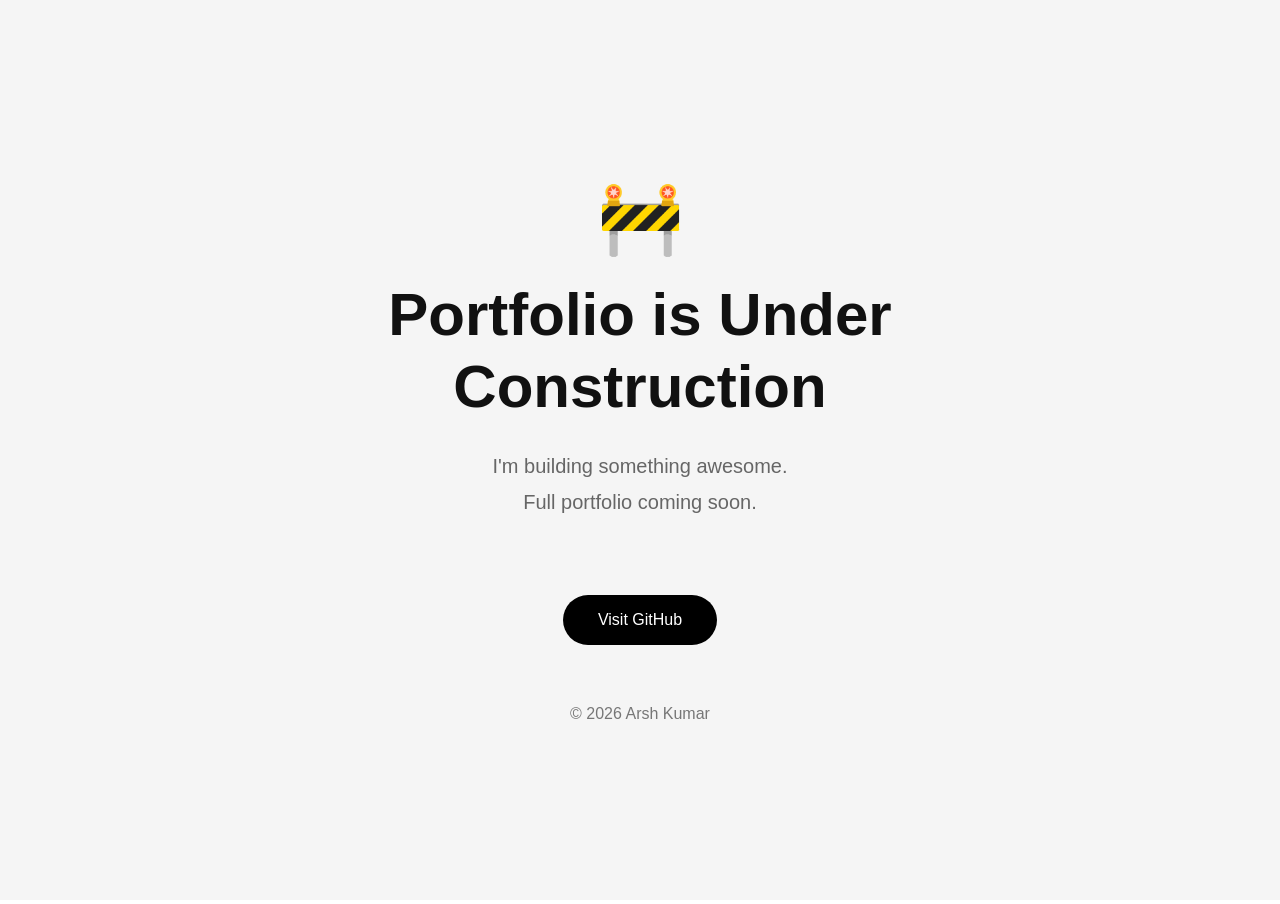
<file: index.html>
<!DOCTYPE html>
<html lang="en">
  <head>
    <meta charset="UTF-8" />
    <meta name="viewport" content="width=device-width, initial-scale=1.0" />
    <title>Arsh Kumar</title>

    <style>
      body {
        margin: 0;
      }
      
      iframe {
        width: 100%;
        height: 100vh;
        border: none;
      }
    </style>
  </head>
  <body>
    <iframe id="frame"></iframe>

    <script>
      const live = false
      
      const frame = document.getElementById('frame')
      
      if (live) {
        frame.src = 'portfolio/'
      } else {
        frame.src = 'under-construction/'
      }
    </script>
  </body>
</html>
</file>
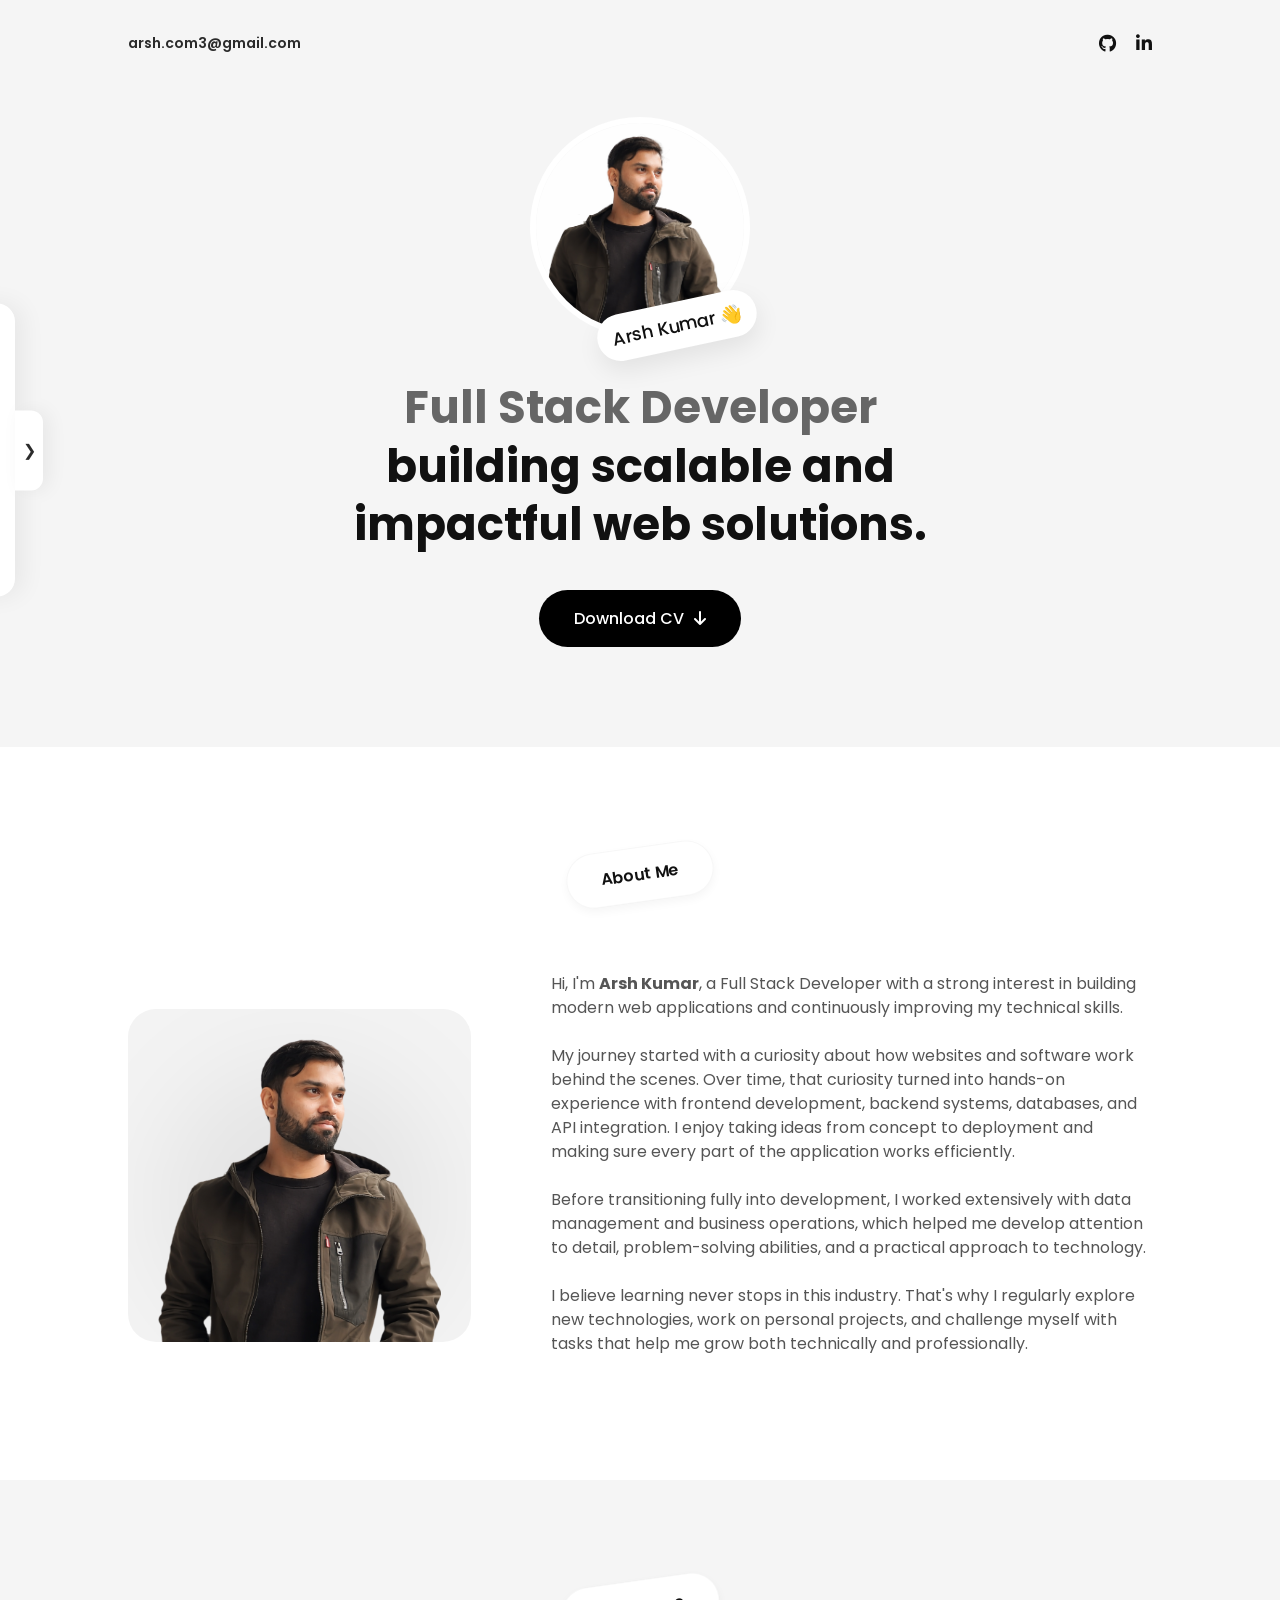
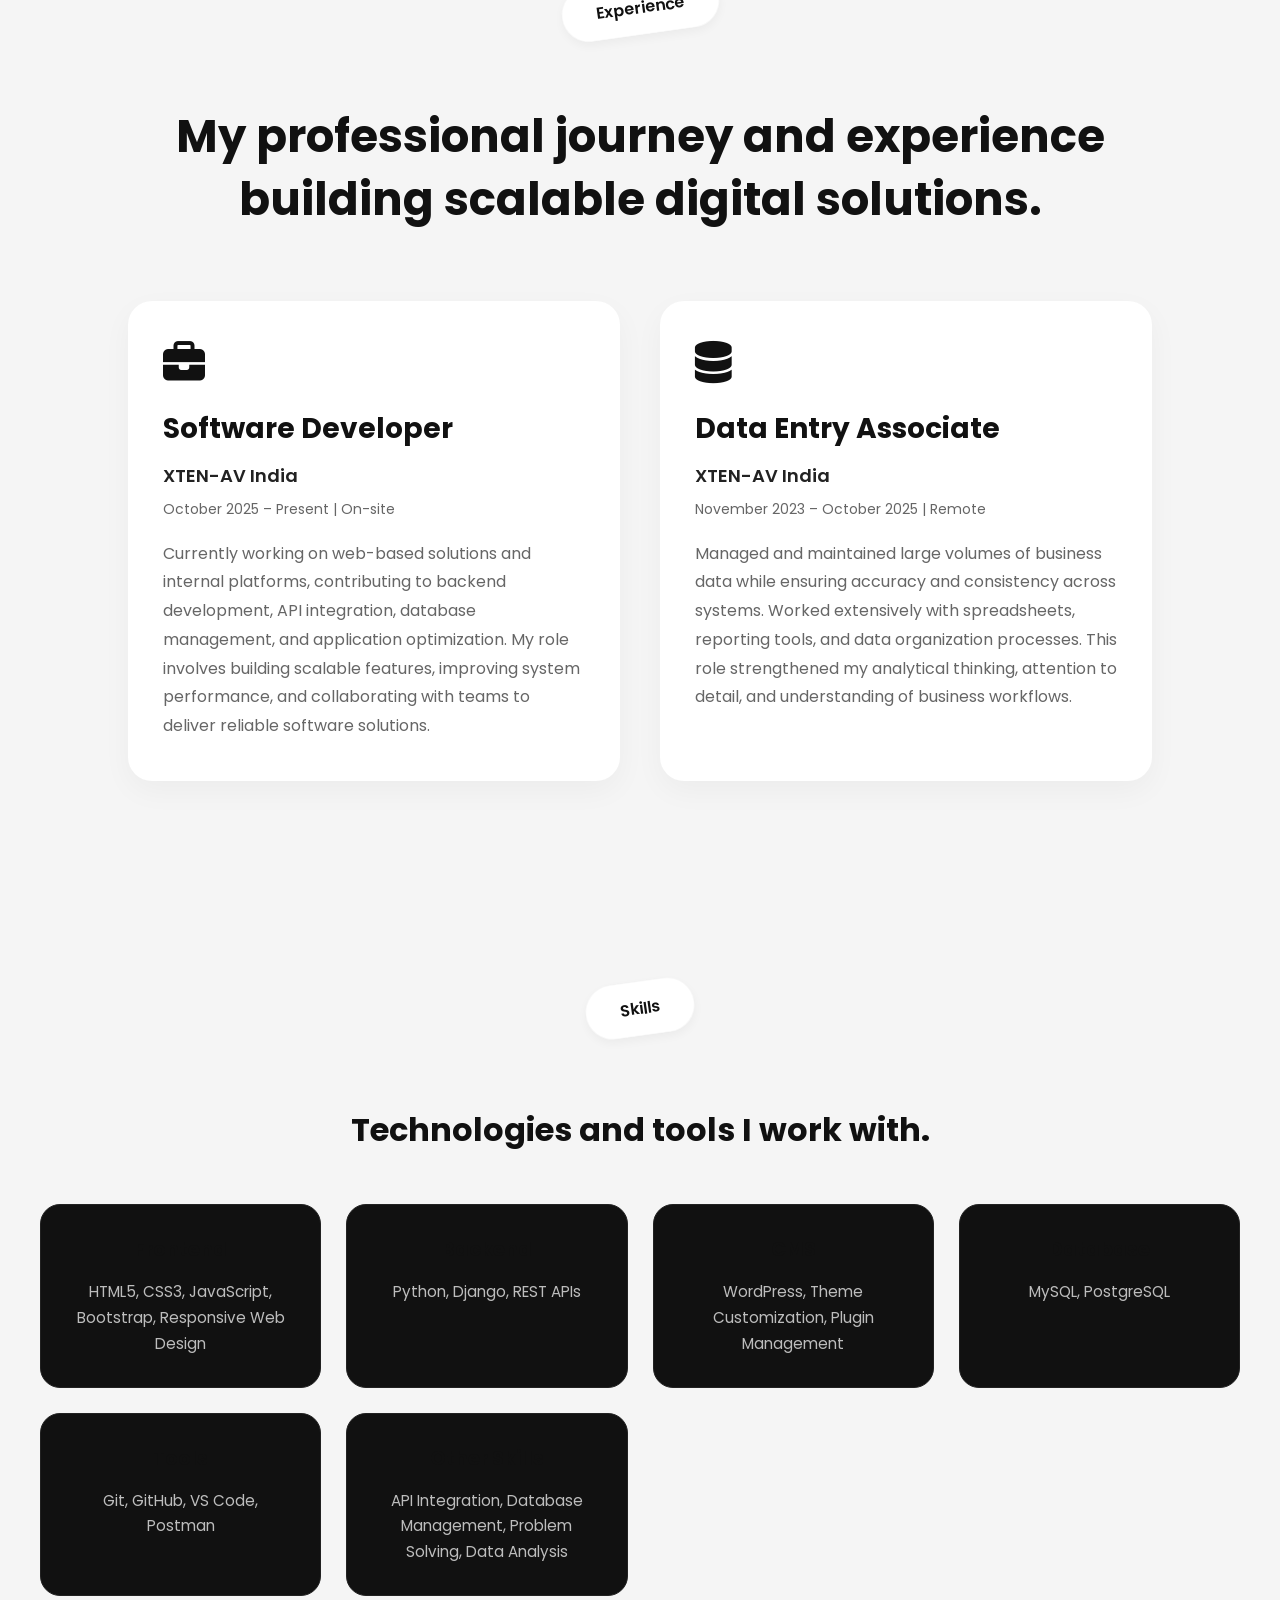
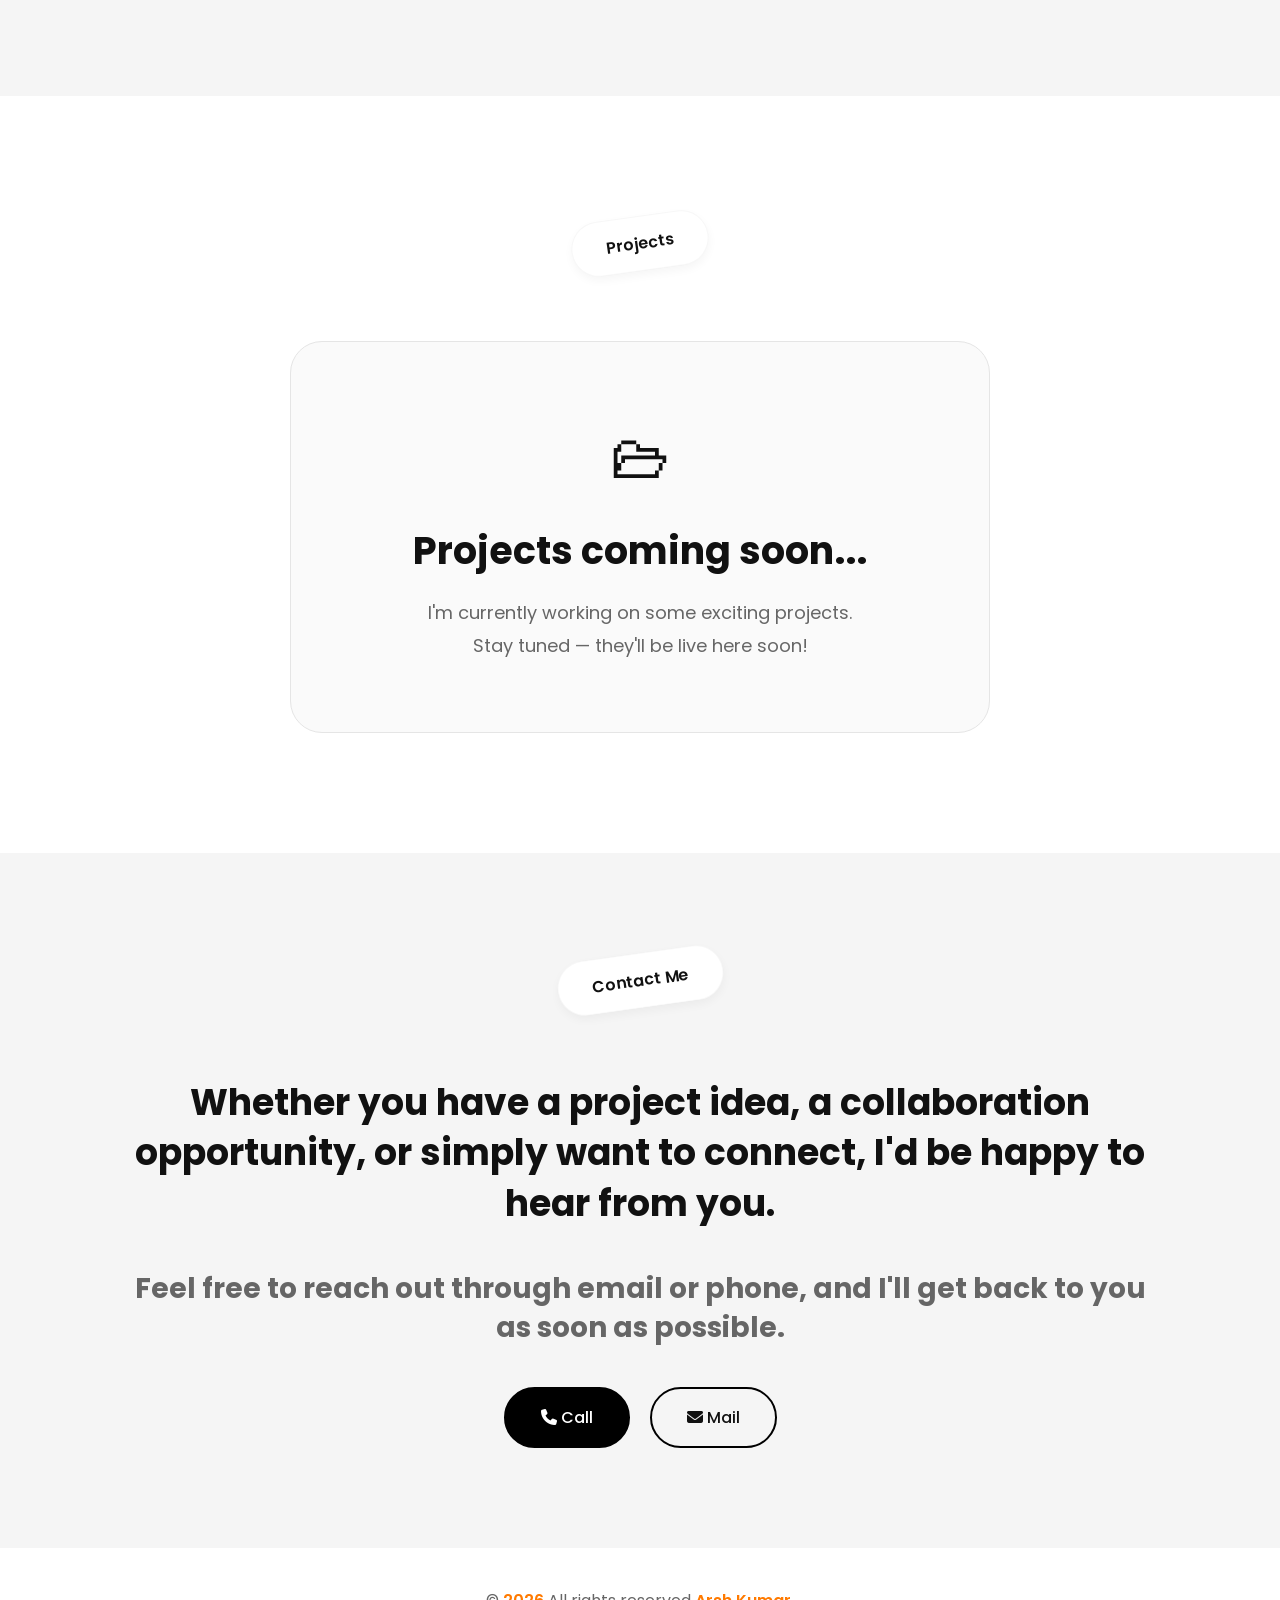
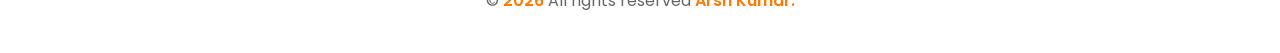
<file: portfolio/index.html>
<!doctype html>
<html lang="en">
  <head>
    <meta charset="UTF-8" />
    <meta name="viewport" content="width=device-width, initial-scale=1.0" />

    <title>Arsh Kumar | Full Stack Developer</title>
    <link rel="stylesheet" href="../style.css" />

    <!-- GOOGLE FONTS -->
    <link rel="preconnect" href="https://fonts.googleapis.com" />
    <link
      href="https://fonts.googleapis.com/css2?family=Poppins:wght@300;400;500;600;700&display=swap"
      rel="stylesheet"
    />

    <!-- FONT AWESOME -->
    <link
      rel="stylesheet"
      href="https://cdnjs.cloudflare.com/ajax/libs/font-awesome/6.5.2/css/all.min.css"
    />
  </head>

  <body>
    <!-- TOP BAR -->

    <div class="top-bar" id="home">
      <div>
        <a href="mailto:arsh.com3@gmail.com" class="email-link"
          >arsh.com3@gmail.com</a
        >
      </div>

      <div class="social-icons">
        <a href="https://github.com/arshkmr"><i class="fab fa-github"></i></a>

        <a
          href="https://www.linkedin.com/in/arsh-kumar-b548811a3/overlay/contact-info/"
          ><i class="fab fa-linkedin-in"></i
        ></a>
      </div>
    </div>

    <!-- HERO -->

    <section class="hero">
      <div class="profile-wrapper">
        <img src="../static/Profile.png" alt="Arsh Kumar" class="profile-img" />

        <div class="tag">Arsh Kumar 👋</div>
      </div>

      <h1>
        <span>Full Stack Developer</span><br />
        building scalable and<br />
        impactful web solutions.
      </h1>

      <a href="#" class="btn">
        Download CV
        <i class="fa-solid fa-arrow-down"></i>
      </a>

      <div class="floating-nav">
        <a href="#home" class="nav-item">
          <i class="fa-solid fa-house"></i>
          <span>Home</span>
        </a>

        <a href="#about" class="nav-item">
          <i class="fa-solid fa-user"></i>
          <span>About</span>
        </a>

        <a href="#experience" class="nav-item">
          <i class="fa-solid fa-gear"></i>
          <span>Experience</span>
        </a>

        <a href="#projects" class="nav-item">
          <i class="fa-solid fa-laptop"></i>
          <span>Projects</span>
        </a>

        <a href="#contact" class="nav-item">
          <i class="fa-solid fa-envelope"></i>
          <span>Contact</span>
        </a>
      </div>
    </section>

    <!-- ABOUT -->

    <section class="about" id="about">
      <div class="section-title">
        <span>About Me</span>
      </div>

      <div class="about-container">
        <!-- Image Box -->
        <div class="about-image">
          <img src="../static/Profile 2.png" alt="Arsh Kumar" />
        </div>

        <div class="about-content">
          <p>
            Hi, I'm <b>Arsh Kumar</b>, a Full Stack Developer with a strong
            interest in building modern web applications and continuously
            improving my technical skills.
          </p>
          <p>
            My journey started with a curiosity about how websites and software
            work behind the scenes. Over time, that curiosity turned into
            hands-on experience with frontend development, backend systems,
            databases, and API integration. I enjoy taking ideas from concept to
            deployment and making sure every part of the application works
            efficiently.
          </p>
          <p>
            Before transitioning fully into development, I worked extensively
            with data management and business operations, which helped me
            develop attention to detail, problem-solving abilities, and a
            practical approach to technology.
          </p>
          <p>
            I believe learning never stops in this industry. That's why I
            regularly explore new technologies, work on personal projects, and
            challenge myself with tasks that help me grow both technically and
            professionally.
          </p>
        </div>
      </div>
    </section>

    <!-- EXPERIENCE -->

    <section class="experience" id="experience">
      <div class="section-title">
        <span>Experience</span>
      </div>

      <h2>
        My professional journey and experience building scalable digital
        solutions.
      </h2>

      <div class="experience-grid">
        <!-- EXPERIENCE 1 -->

        <div class="experience-card">
          <i class="fa-solid fa-briefcase"></i>

          <h3>Software Developer</h3>

          <h4>XTEN-AV India</h4>

          <small>October 2025 – Present | On-site</small>

          <p>
            Currently working on web-based solutions and internal platforms,
            contributing to backend development, API integration, database
            management, and application optimization. My role involves building
            scalable features, improving system performance, and collaborating
            with teams to deliver reliable software solutions.
          </p>
        </div>

        <!-- EXPERIENCE 2 -->

        <div class="experience-card">
          <i class="fa-solid fa-database"></i>

          <h3>Data Entry Associate</h3>

          <h4>XTEN-AV India</h4>

          <small>November 2023 – October 2025 | Remote</small>

          <p>
            Managed and maintained large volumes of business data while ensuring
            accuracy and consistency across systems. Worked extensively with
            spreadsheets, reporting tools, and data organization processes. This
            role strengthened my analytical thinking, attention to detail, and
            understanding of business workflows.
          </p>
        </div>
      </div>
    </section>

    <!-- SKILLS -->

    <section class="skills" id="skills">
      <div class="section-title">
        <span>Skills</span>
      </div>

      <h2>Technologies and tools I work with.</h2>

      <div class="skills-grid">
        <div class="skill-card">
          <h3>Frontend</h3>
          <p>HTML5, CSS3, JavaScript, Bootstrap, Responsive Web Design</p>
        </div>

        <div class="skill-card">
          <h3>Backend</h3>
          <p>Python, Django, REST APIs</p>
        </div>

        <div class="skill-card">
          <h3>CMS</h3>
          <p>WordPress, Theme Customization, Plugin Management</p>
        </div>

        <div class="skill-card">
          <h3>Database</h3>
          <p>MySQL, PostgreSQL</p>
        </div>

        <div class="skill-card">
          <h3>Tools</h3>
          <p>Git, GitHub, VS Code, Postman</p>
        </div>

        <div class="skill-card">
          <h3>Other Skills</h3>
          <p>
            API Integration, Database Management, Problem Solving, Data Analysis
          </p>
        </div>
      </div>
    </section>

    <!-- PROJECTS -->

    <section class="projects" id="projects">
      <div class="section-title">
        <span>Projects</span>
      </div>

      <!-- Dynamic GitHub Projects -->
      <div class="projects-grid" id="projectsGrid">
        <!-- Default Fallback Card -->
        <div class="empty-project-card" id="fallbackProject">
          <div class="empty-icon">🗁</div>

          <h2>Projects coming soon...</h2>

          <p>
            I'm currently working on some exciting projects.
            <br />
            Stay tuned — they'll be live here soon!
          </p>
        </div>
      </div>
    </section>

    <!-- CONTACT -->

    <section class="contact" id="contact">
      <div class="section-title">
        <span>Contact Me</span>
      </div>

      <h2>
        Whether you have a project idea, a collaboration opportunity, or simply
        want to connect, I'd be happy to hear from you.
      </h2>
      <h3>
        Feel free to reach out through email or phone, and I'll get back to you
        as soon as possible.
      </h3>

      <div class="contact-buttons">
        <a href="tel:+919045516982" class="contact-btn black">
          <i class="fa-solid fa-phone"></i>
          Call
        </a>

        <a href="mailto:arsh.com3@gmail.com" class="contact-btn">
          <i class="fa-solid fa-envelope"></i>
          Mail
        </a>
      </div>
    </section>

    <!-- FOOTER -->

    <footer>
      © <span id="year"></span> All rights reserved
      <span>Arsh Kumar.</span>
    </footer>

    <script src="../script.js"></script>
  </body>
</html>
</file>
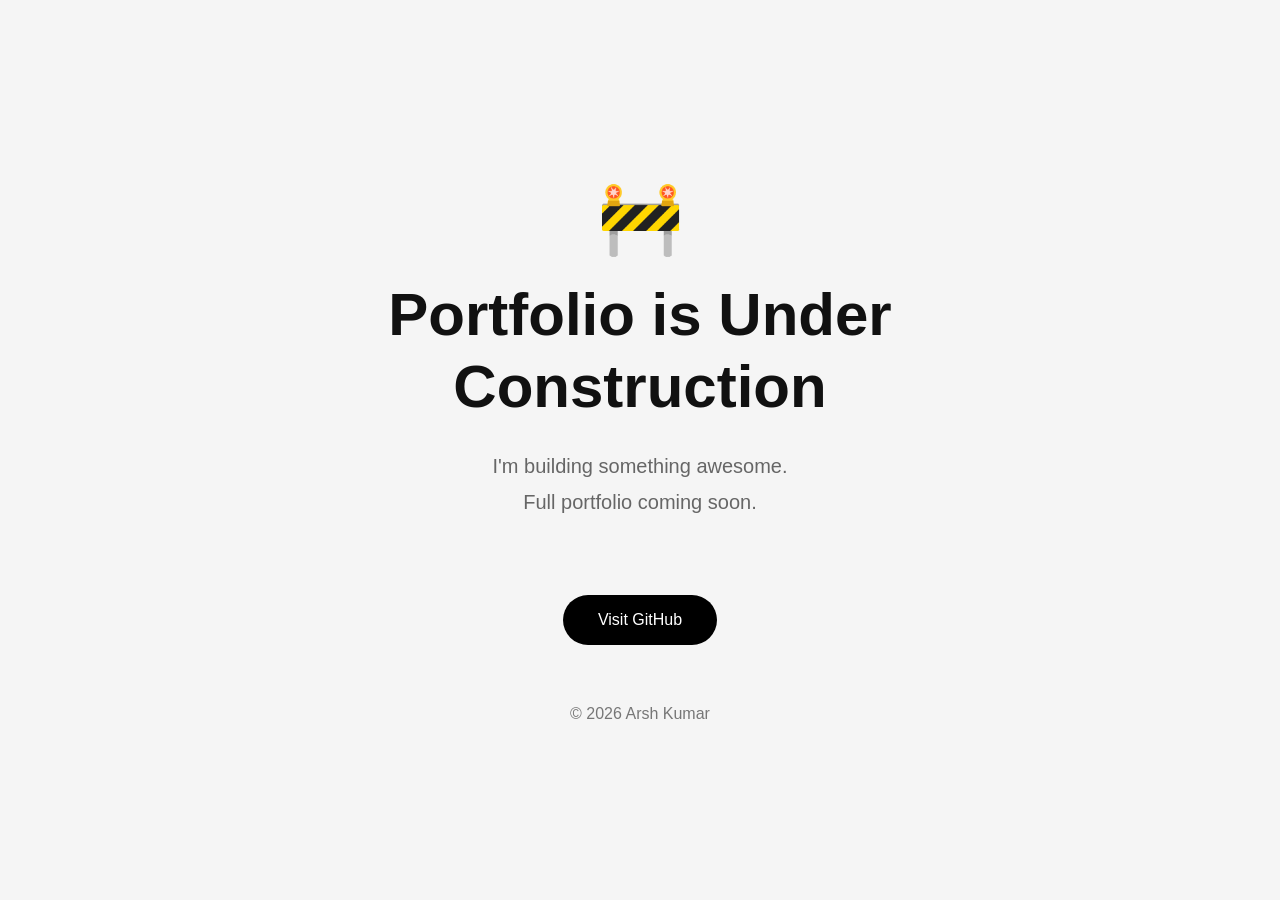
<file: under-construction/index.html>
<!DOCTYPE html>
<html lang="en">
  <head>
    <meta charset="UTF-8" />
    <meta name="viewport" content="width=device-width, initial-scale=1.0" />
    <title>Portfolio Under Construction</title>

    <link rel="stylesheet" href="../style.css">
  </head>

  <body>
    <div class="construction-page">
      <div class="construction-container">
        <div class="construction-emoji">🚧</div>

        <h1 class="construction-title">Portfolio is Under Construction</h1>

        <p class="construction-subtitle">
          I'm building something awesome.<br />
          Full portfolio coming soon.
        </p>

        <a href="https://github.com/arshkmr" class="btn">Visit GitHub</a>

        <div class="construction-footer">© 2026 Arsh Kumar</div>
      </div>
    </div>
  </body>
</html>
</file>
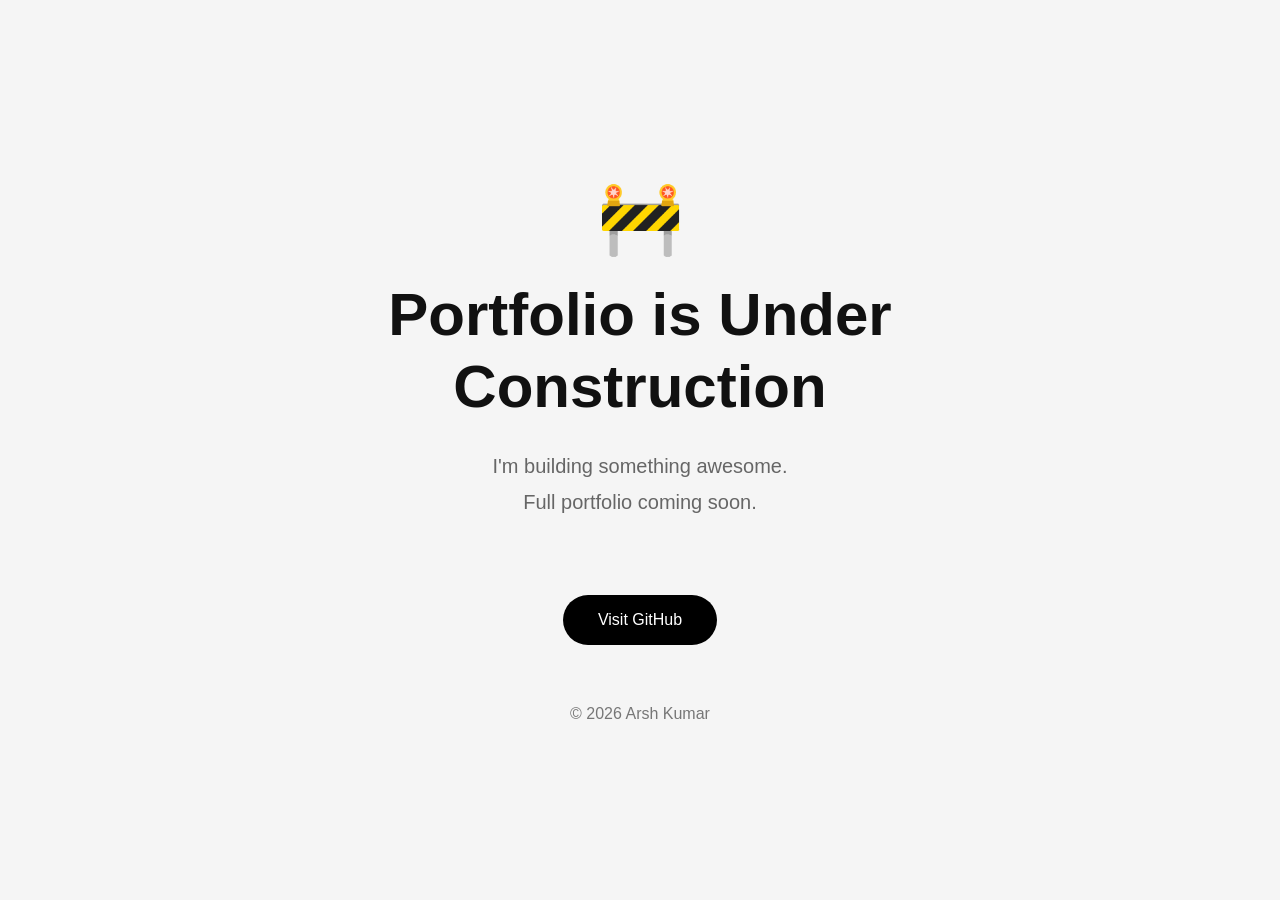
<file: under-construction.html>
<!DOCTYPE html>
<html lang="en">
  <head>
    <meta charset="UTF-8" />
    <meta name="viewport" content="width=device-width, initial-scale=1.0" />
    <title>Portfolio Under Construction</title>

    <link rel="stylesheet" href="style.css" />
  </head>

  <body>
    <div class="construction-page">
      <div class="construction-container">
        <div class="construction-emoji">🚧</div>

        <h1 class="construction-title">Portfolio is Under Construction</h1>

        <p class="construction-subtitle">
          I'm building something awesome.<br />
          Full portfolio coming soon.
        </p>

        <a href="https://github.com/arshkmr" class="btn">Visit GitHub</a>

        <div class="construction-footer">© 2026 Arsh Kumar</div>
      </div>
    </div>
  </body>
</html>
</file>
<file: style.css>
/* ================= UNDER CONSTRUCTION ================= */

.construction-page {
  min-height: 100vh;

  display: flex;
  justify-content: center;
  align-items: center;

  text-align: center;
}

.construction-container {
  max-width: 700px;
  padding: 40px;
}

.construction-emoji {
  font-size: 70px;
  margin-bottom: 20px;

  animation: float 3s ease-in-out infinite;
}

.construction-title {
  font-size: 60px;
  line-height: 1.2;
  margin-bottom: 25px;
}

.construction-subtitle {
  font-size: 20px;
  color: #666;
  line-height: 1.8;
  margin-bottom: 40px;
}

.construction-footer {
  margin-top: 60px;
  color: #777;
}

/* FLOAT ANIMATION */

@keyframes float {
  0% {
    transform: translateY(0);
  }

  50% {
    transform: translateY(-10px);
  }

  100% {
    transform: translateY(0);
  }
}

/* MOBILE */

@media (max-width: 768px) {
  .construction-title {
    font-size: 42px;
  }

  .construction-subtitle {
    font-size: 17px;
  }
}

@media (max-width: 480px) {
  .construction-title {
    font-size: 32px;
  }

  .construction-subtitle {
    font-size: 15px;
  }
}

/* ================================================================================ */

* {
  margin: 0;
  padding: 0;
  box-sizing: border-box;
  scroll-behavior: smooth;
}

body {
  font-family: "Poppins", sans-serif;
  background: #f5f5f5;
  color: #111;
}

a {
  text-decoration: none;
  color: inherit;
}

section {
  padding: 100px 10%;
}

/* ================= NAVBAR ================= */

.top-bar {
  display: flex;
  justify-content: space-between;
  align-items: center;
  padding: 30px 10%;
  font-size: 14px;
}

.email-link {
  color: #2b2b2b;
  font-weight: 600;
  text-decoration: none;
  transition: 0.3s ease;
}

.email-link:hover {
  color: #2563eb;
}

.social-icons {
  display: flex;
  gap: 20px;
}

.social-icons a {
  font-size: 18px;
  transition: 0.3s;
}

.social-icons a:hover {
  transform: translateY(-3px);
}

/* ================= HERO ================= */

.hero {
  text-align: center;
  padding-top: 30px;
  display: flex;
  flex-direction: column;
  align-items: center;
}

.profile-wrapper {
  position: relative;
  width: fit-content;
  margin: auto;
}

.profile-img {
  width: 220px;
  height: 220px;
  border-radius: 50%;
  object-fit: cover;
  border: 6px solid #fff;
}

.tag {
  position: absolute;
  bottom: -5px;
  right: -8px;
  background: white;
  padding: 10px 15px;
  border-radius: 50px;
  font-size: 18px;
  font-weight: 500;
  box-shadow: 0 10px 25px rgba(0, 0, 0, 0.08);
  transform: rotate(-12deg);
}

.hero h1 {
  margin-top: 35px;
  font-size: 45px;
  line-height: 1.3;
  font-weight: 700;
}

.hero h1 span {
  color: #666;
}

.btn {
  display: inline-flex;
  align-items: center;
  gap: 10px;
  margin-top: 35px;
  background: black;
  color: white;
  padding: 16px 35px;
  border-radius: 50px;
  transition: 0.3s;
  font-weight: 500;
}

.btn:hover {
  transform: translateY(-3px);
}

/* ================= FLOATING NAV ================= */

/* ================= FLOATING NAV ================= */

.floating-nav {
  position: fixed;
  top: 50%;
  left: -150px; /* hide position */
  transform: translateY(-50%);

  display: flex;
  flex-direction: column;
  gap: 12px;

  background: #fff;
  padding: 15px 12px;
  border-radius: 0 18px 18px 0;
  box-shadow: 8px 0 25px rgba(0, 0, 0, 0.06);

  z-index: 999;
  transition: all 0.4s ease;
}

/* Hover pe bahar aaye */
.floating-nav:hover {
  left: 0;
}

/* Small arrow indicator */
.floating-nav::after {
  content: "❯";

  position: absolute;
  top: 50%;
  right: -28px;
  transform: translateY(-50%);
  box-shadow: 6px 0 20px rgba(0, 0, 0, 0.06);

  width: 28px;
  height: 80px;

  background: #fff;
  color: #2b2b2b;

  display: flex;
  align-items: center;
  justify-content: center;

  border-radius: 0 12px 12px 0;

  font-size: 16px;
}

/* Nav items */

.nav-item {
  display: flex;
  align-items: center;
  gap: 12px;

  text-decoration: none;
  color: #2b2b2b;

  padding: 10px 14px;
  border-radius: 12px;

  transition: 0.3s;
}

.nav-item:hover {
  background: #2b2b2b;
  color: #fff;
}

.nav-item i {
  font-size: 18px;
  min-width: 20px;
}

.nav-item span {
  font-size: 15px;
  font-weight: 500;
}

/* .floating-nav {
  margin-top: 60px;

  display: inline-flex;
  align-items: center;
  gap: 14px;

  background: white;

  padding: 12px 18px;

  border-radius: 60px;

  box-shadow: 0 10px 30px rgba(0, 0, 0, 0.08);
}

.nav-item {
  display: flex;
  align-items: center;
  justify-content: center;

  gap: 10px;

  width: 45px;
  height: 45px;

  border-radius: 50px;

  color: #111;

  overflow: hidden;

  transition: 0.35s ease;
}

.nav-item span {
  white-space: nowrap;

  font-size: 14px;
  font-weight: 500;

  opacity: 0;
  width: 0;

  transition: 0.35s ease;
}

.nav-item:hover,
.nav-item.active {
  width: 130px;

  background: black;
  color: white;
}

.nav-item:hover span,
.nav-item.active span {
  opacity: 1;
  width: auto;
} */

/* ================= ABOUT ================= */

.about {
  background: white;
}

.section-title {
  text-align: center;
  margin-bottom: 70px;
}

.section-title span {
  display: inline-block;
  background: #fff;
  padding: 14px 34px;
  border-radius: 50px;
  font-size: 16px;
  font-weight: 600;

  box-shadow:
    0 4px 10px rgba(0, 0, 0, 0.04),
    inset 0 1px 1px rgba(255, 255, 255, 0.9);

  transform: rotate(-8deg);

  border: 1px solid rgba(0, 0, 0, 0.03);
}

/* Main Layout */

.about-container {
  display: grid;
  grid-template-columns: 0.8fr 1.4fr;
  gap: 80px;
  align-items: center;
}

/* Image Box */

.about-image {
  position: relative;

  background: #f3f3f3;

  border-radius: 28px;

  padding: 30px 30px 0; /* bottom padding remove */

  display: flex;
  justify-content: center;
  align-items: flex-end; /* image bottom pe */

  overflow: hidden;

  min-height: 300px;
}

/* Optional background glow */

.about-image::before {
  content: "";

  position: absolute;

  width: 280px;
  height: 280px;

  background: rgba(0, 0, 0, 0.06);

  border-radius: 50%;

  filter: blur(50px);

  z-index: 1;
}

/* Image */

.about-image img {
  width: 100%;
  max-width: 340px;

  position: relative;
  z-index: 2;

  object-fit: contain;
}

/* Content */

.about-content {
  display: flex;
  flex-direction: column;
}

.about-content p {
  color: #555;
  line-height: 1.5;
  margin-bottom: 24px;
  font-size: 16px;
}

/* ================= EXPERIENCE ================= */

.experience h2 {
  text-align: center;

  font-size: 45px;
  line-height: 1.4;

  margin-bottom: 70px;
}

.experience-grid {
  display: grid;

  grid-template-columns: repeat(auto-fit, minmax(320px, 1fr));

  gap: 40px;
}

.experience-card {
  background: white;

  padding: 40px 35px;

  border-radius: 24px;

  transition: 0.35s ease;

  box-shadow: 0 10px 30px rgba(0, 0, 0, 0.04);
}

.experience-card:hover {
  transform: translateY(-10px);
}

.experience-card i {
  font-size: 42px;

  margin-bottom: 25px;

  color: #111;
}

.experience-card h3 {
  font-size: 28px;

  margin-bottom: 12px;
}

.experience-card h4 {
  font-size: 18px;

  margin-bottom: 10px;

  color: #222;

  font-weight: 600;
}

.experience-card small {
  display: block;

  margin-bottom: 20px;

  color: #666;

  font-size: 14px;
}

.experience-card p {
  color: #666;

  line-height: 1.8;

  font-size: 16px;
}

/* ================= SKILLS ================= */

.skills {
  padding: 100px 20px;
  text-align: center;
}

.skills h2 {
  max-width: 700px;
  margin: 20px auto 50px;
  font-size: 2rem;
  line-height: 1.5;
}

.skills-grid {
  display: grid;
  grid-template-columns: repeat(auto-fit, minmax(280px, 1fr));
  gap: 25px;
  max-width: 1200px;
  margin: 0 auto;
}

.skill-card {
  background: #111;
  border: 1px solid #222;
  border-radius: 20px;
  padding: 30px;
  transition: all 0.3s ease;
}

.skill-card:hover {
  transform: translateY(-5px);
  border-color: #444;
}

.skill-card h3 {
  font-size: 1.2rem;
  margin-bottom: 15px;
}

.skill-card p {
  color: #bdbdbd;
  line-height: 1.7;
  font-size: 0.95rem;
}

/* ================= PROJECTS ================= */

.projects {
  padding: 120px 10%;
  background: #fff;
}

.projects-grid {
  display: flex;
  flex-wrap: wrap;
  justify-content: center;
  gap: 30px;
}

/* Default Empty Card */

.empty-project-card {
  width: 100%;
  max-width: 700px;
  background: #fafafa;
  border: 1px solid #e5e5e5;
  border-radius: 32px;
  padding: 70px 40px;
  text-align: center;
  transition: 0.3s ease;
}

.empty-icon {
  font-size: 60px;
  margin-bottom: 20px;
}

.empty-project-card h2 {
  font-size: 38px;
  margin-bottom: 18px;
  color: #111;
}

.empty-project-card p {
  font-size: 18px;
  line-height: 1.8;
  color: #666;
}

/* Real GitHub Project Cards */

.project-card {
  width: 340px;
  background: white;
  border-radius: 24px;
  overflow: hidden;
  box-shadow: 0 10px 30px rgba(0, 0, 0, 0.05);
  transition: 0.3s ease;
}

.project-card:hover {
  transform: translateY(-8px);
}

.project-top {
  width: 100%;
  height: 220px;
  display: flex;
  align-items: center;
  justify-content: center;
  overflow: hidden;
  border-radius: 24px 24px 0 0;
}

.project-top img {
  width: 100%;
  height: auto;
  object-fit: contain;
  display: block;
}

.project-info {
  padding: 28px;
}

.project-info h3 {
  font-size: 28px;
  margin-bottom: 15px;
  color: #111;
}

.project-info p {
  color: #666;
  line-height: 1.7;
  margin-bottom: 22px;
}

.project-info a {
  display: inline-block;
  padding: 12px 24px;
  background: black;
  color: white;
  text-decoration: none;
  border-radius: 999px;
  font-weight: 500;
  transition: 0.3s ease;
}

.project-info a:hover {
  opacity: 0.85;
}

/* ================= CONTACT ================= */

.contact {
  text-align: center;
}

.contact h2 {
  font-size: 36px;
  line-height: 1.4;
  margin-bottom: 40px;
}

.contact h3 {
  font-size: 28px;
  line-height: 1.4;
  color: #666;
  margin-bottom: 40px;
}

.contact-buttons {
  display: flex;
  justify-content: center;
  gap: 20px;
  flex-wrap: wrap;
}

.contact-btn {
  padding: 16px 35px;
  border-radius: 50px;
  border: 2px solid black;
  transition: 0.3s;
  font-weight: 500;
}

.contact-btn.black {
  background: black;
  color: white;
}

.contact-btn:hover {
  transform: translateY(-3px);
}

/* ================= FOOTER ================= */

footer {
  text-align: center;
  padding: 40px;
  background: white;
  color: #666;
}

footer span {
  color: #ff7a00;
  font-weight: 600;
}

/* ================= RESPONSIVE ================= */

@media (max-width: 900px) {
  .hero h1 {
    font-size: 42px;
  }

  .services h2,
  .contact h2 {
    font-size: 38px;
  }

  .about-container {
    grid-template-columns: 1fr;
  }
}

@media (max-width: 600px) {
  section {
    padding: 80px 7%;
  }

  .top-bar {
    padding: 25px 7%;
  }

  .hero h1 {
    font-size: 32px;
  }

  .services h2,
  .contact h2 {
    font-size: 28px;
  }
}
</file>
